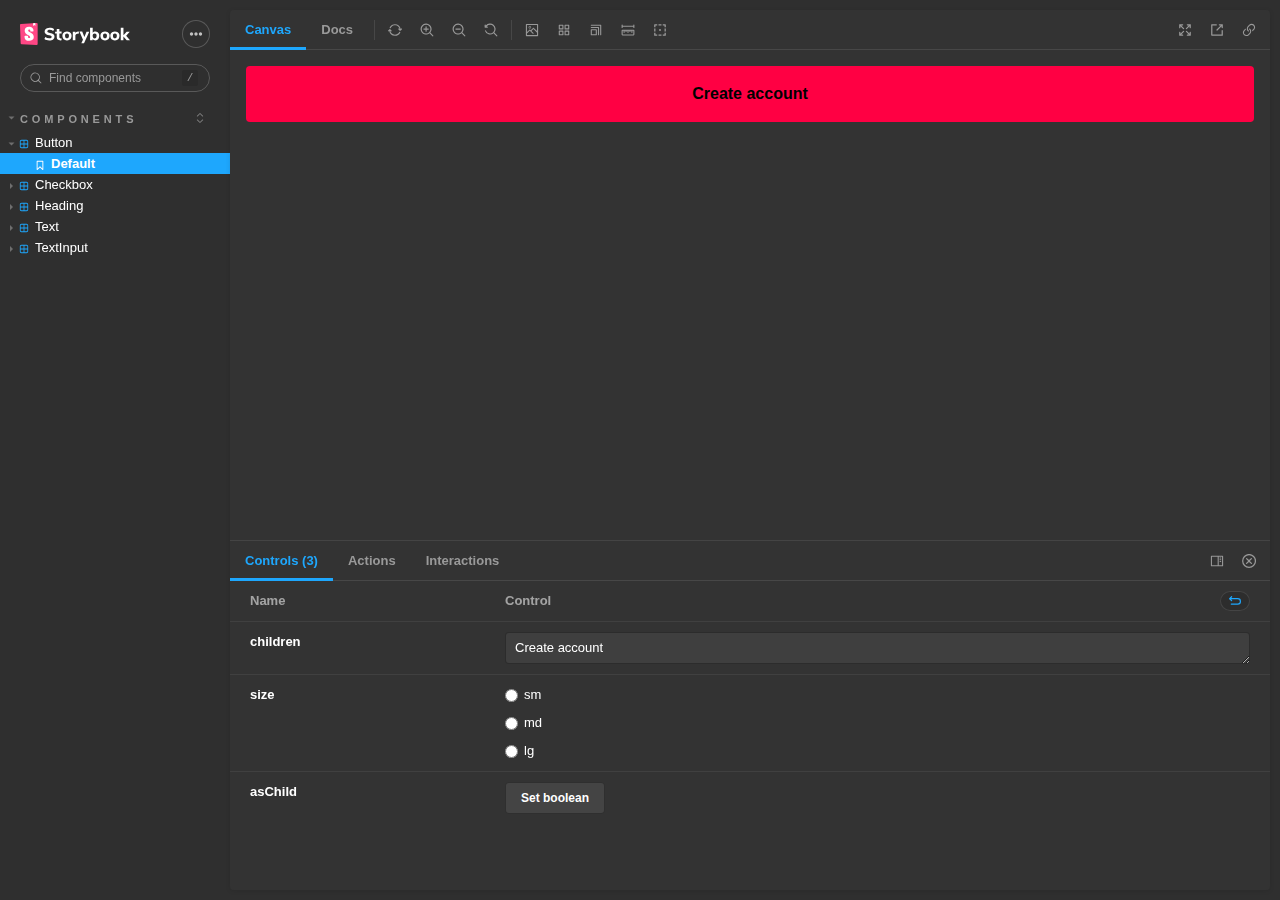
<file: index.html>
<!doctype html><html lang="en"><head><meta charset="utf-8"/><title>Webpack App</title><meta name="viewport" content="width=device-width,initial-scale=1"/><style>html, body {
    overflow: hidden;
    height: 100%;
    width: 100%;
    margin: 0;
    padding: 0;
  }

  * {
    box-sizing: border-box;
  }</style><script>/* globals window */
  /* eslint-disable no-underscore-dangle */
  try {
    if (window.top !== window) {
      window.__REACT_DEVTOOLS_GLOBAL_HOOK__ = window.top.__REACT_DEVTOOLS_GLOBAL_HOOK__;
    }
  } catch (e) {
    // eslint-disable-next-line no-console
    console.warn('unable to connect to top frame for connecting dev tools');
  }

  window.onerror = function onerror(message, source, line, column, err) {
    if (window.CONFIG_TYPE !== 'DEVELOPMENT') return;
    // eslint-disable-next-line no-var, vars-on-top
    var xhr = new window.XMLHttpRequest();
    xhr.open('POST', '/runtime-error');
    xhr.setRequestHeader('Content-Type', 'application/json;charset=UTF-8');
    xhr.send(
      JSON.stringify({
        /* eslint-disable object-shorthand */
        message: message,
        source: source,
        line: line,
        column: column,
        error: err && { message: err.message, name: err.name, stack: err.stack },
        origin: 'manager',
        /* eslint-enable object-shorthand */
      })
    );
  };</script><style>#root[hidden],
      #docs-root[hidden] {
        display: none !important;
      }</style></head><body><div id="root"></div><div id="docs-root"></div><script>window['CONFIG_TYPE'] = "PRODUCTION";
          
      
          
            window['LOGLEVEL'] = "info";
          
      
          
            window['FEATURES'] = {"postcss":true,"emotionAlias":false,"warnOnLegacyHierarchySeparator":true,"buildStoriesJson":false,"storyStoreV7":true,"modernInlineRender":false,"breakingChangesV7":false,"interactionsDebugger":false,"babelModeV7":false,"argTypeTargetsV7":false,"previewMdx2":false};
          
      
          
      
          
      
          
            window['DOCS_MODE'] = false;</script><script src="runtime~main.21d588d18ae7e7b9c65f.manager.bundle.js"></script><script src="vendors~main.070d652bb688d0176737.manager.bundle.js"></script><script src="main.7a0b6be42bd7166c47a1.manager.bundle.js"></script></body></html>
</file>
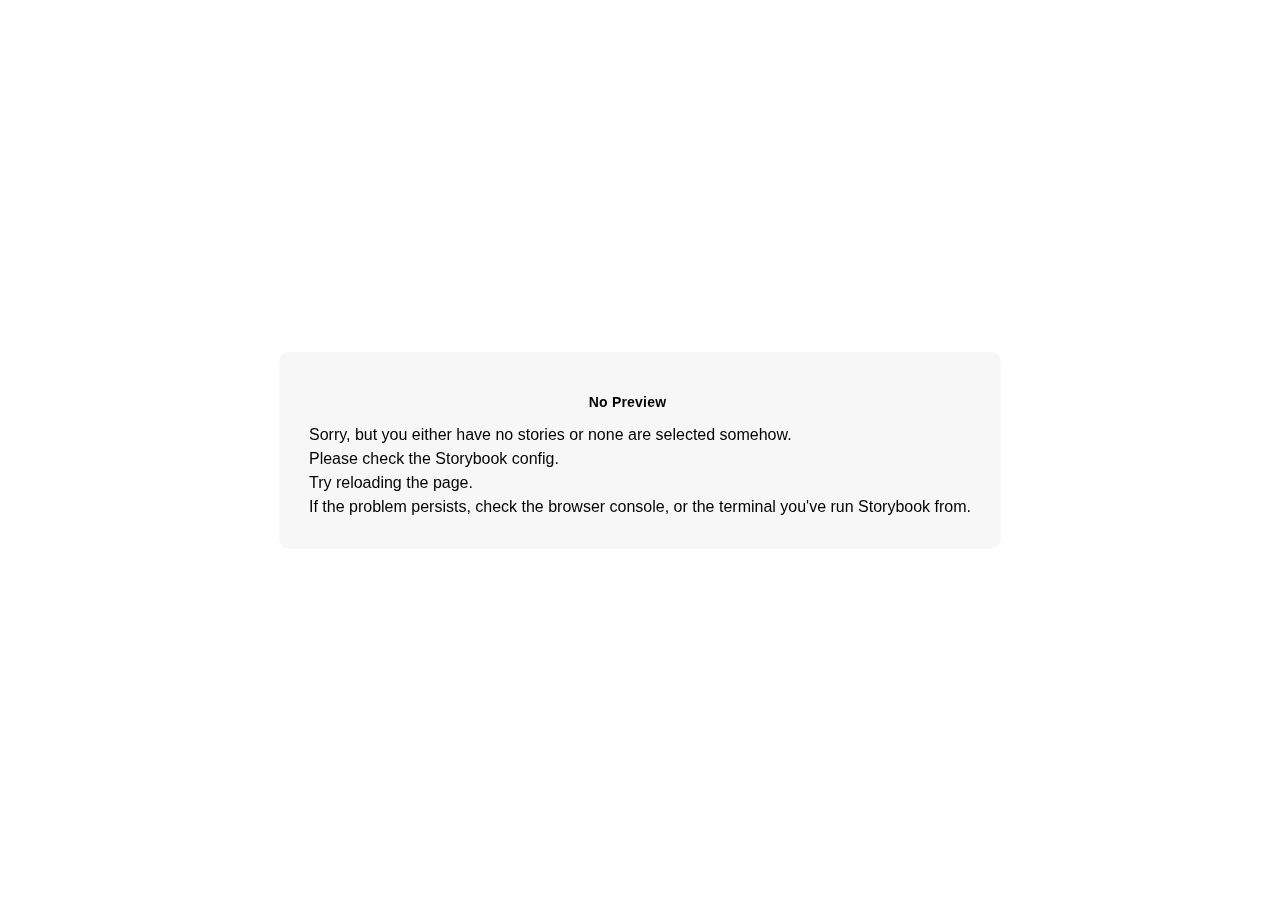
<file: iframe.html>
<!DOCTYPE html>
<!--suppress HtmlUnknownTarget -->
<html lang="en">
  <head>
    <meta charset="utf-8" />
    <title>Storybook</title>
    <meta name="viewport" content="width=device-width, initial-scale=1" />
    <script>
      window.CONFIG_TYPE = 'PRODUCTION';
      window.LOGLEVEL = 'info';
      window.FRAMEWORK_OPTIONS = {};
      window.CHANNEL_OPTIONS = {};
      window.FEATURES = {"postcss":true,"emotionAlias":false,"warnOnLegacyHierarchySeparator":true,"buildStoriesJson":false,"storyStoreV7":true,"modernInlineRender":false,"breakingChangesV7":false,"interactionsDebugger":false,"babelModeV7":false,"argTypeTargetsV7":false,"previewMdx2":false};
      window.STORIES = [{"titlePrefix":"","directory":"./src","files":"**/*.stories.mdx","importPathMatcher":"^\\.[\\\\/](?:src(?:\\/(?!\\.)(?:(?:(?!(?:^|\\/)\\.).)*?)\\/|\\/|$)(?!\\.)(?=.)[^/]*?\\.stories\\.mdx)$"},{"titlePrefix":"","directory":"./src","files":"**/*.stories.@(js|jsx|ts|tsx)","importPathMatcher":"^\\.[\\\\/](?:src(?:\\/(?!\\.)(?:(?:(?!(?:^|\\/)\\.).)*?)\\/|\\/|$)(?!\\.)(?=.)[^/]*?\\.stories\\.(js|jsx|ts|tsx))$"}];
      window.SERVER_CHANNEL_URL = undefined;

      // We do this so that "module && module.hot" etc. in Storybook source code
      // doesn't fail (it will simply be disabled)
      window.module = undefined;
    </script>
    <base target="_parent" />

<style>
  /* While we aren't showing the main block yet, but still preparing, we want everything the user
     has rendered, which may or may not be in #root, to be display none */
  .sb-show-preparing-story:not(.sb-show-main) > :not(.sb-preparing-story) {
    display: none;
  }

  .sb-show-preparing-docs:not(.sb-show-main) > :not(.sb-preparing-docs) {
    display: none;
  }

  /* Hide our own blocks when we aren't supposed to be showing them */
  :not(.sb-show-preparing-story) > .sb-preparing-story,
  :not(.sb-show-preparing-docs) > .sb-preparing-docs,
  :not(.sb-show-nopreview) > .sb-nopreview,
  :not(.sb-show-errordisplay) > .sb-errordisplay {
    display: none;
  }

  .sb-show-main.sb-main-centered {
    margin: 0;
    display: flex;
    align-items: center;
    min-height: 100vh;
  }

  .sb-show-main.sb-main-centered #root {
    box-sizing: border-box;
    margin: auto;
    padding: 1rem;
    max-height: 100%; /* Hack for centering correctly in IE11 */
  }

  /* Vertical centering fix for IE11 */
  @media screen and (-ms-high-contrast: none), (-ms-high-contrast: active) {
    .sb-show-main.sb-main-centered:after {
      content: '';
      min-height: inherit;
      font-size: 0;
    }
  }

  .sb-show-main.sb-main-fullscreen {
    margin: 0;
    padding: 0;
    display: block;
  }

  .sb-show-main.sb-main-padded {
    margin: 0;
    padding: 1rem;
    display: block;
    box-sizing: border-box;
  }

  .sb-wrapper {
    position: fixed;
    top: 0;
    bottom: 0;
    left: 0;
    right: 0;
    padding: 20px;
    font-family: 'Nunito Sans', -apple-system, '.SFNSText-Regular', 'San Francisco',
      BlinkMacSystemFont, 'Segoe UI', 'Helvetica Neue', Helvetica, Arial, sans-serif;
    -webkit-font-smoothing: antialiased;
    overflow: auto;
  }

  .sb-heading {
    font-size: 14px;
    font-weight: 600;
    letter-spacing: 0.2px;
    margin: 10px 0;
    padding-right: 25px;
  }

  .sb-nopreview {
    display: flex;
    align-content: center;
    justify-content: center;
  }

  .sb-nopreview_main {
    margin: auto;
    padding: 30px;
    border-radius: 10px;
    background: rgba(0, 0, 0, 0.03);
  }

  .sb-nopreview_heading {
    text-align: center;
  }

  .sb-errordisplay {
    border: 20px solid rgb(187, 49, 49);
    background: #222;
    color: #fff;
    z-index: 999999;
  }

  .sb-errordisplay_code {
    padding: 10px;
    background: #000;
    color: #eee;
    font-family: 'Operator Mono', 'Fira Code Retina', 'Fira Code', 'FiraCode-Retina', 'Andale Mono',
      'Lucida Console', Consolas, Monaco, monospace;
  }

  .sb-errordisplay pre {
    white-space: pre-wrap;
  }

  @-webkit-keyframes sb-rotate360 {
    from {
      transform: rotate(0deg);
    }
    to {
      transform: rotate(360deg);
    }
  }
  @keyframes sb-rotate360 {
    from {
      transform: rotate(0deg);
    }
    to {
      transform: rotate(360deg);
    }
  }
  @-webkit-keyframes sb-glow {
    0%,
    100% {
      opacity: 1;
    }
    50% {
      opacity: 0.4;
    }
  }
  @keyframes sb-glow {
    0%,
    100% {
      opacity: 1;
    }
    50% {
      opacity: 0.4;
    }
  }

  /* We display the preparing loaders *over* the rendering story */
  .sb-preparing-story,
  .sb-preparing-docs {
    background-color: white;
    /* Maximum possible z-index. It would be better to use stacking contexts to ensure it's always
    on top, but this isn't possible as it would require making CSS changes that could affect user code */
    z-index: 2147483647;
  }

  .sb-loader {
    -webkit-animation: sb-rotate360 0.7s linear infinite;
    animation: sb-rotate360 0.7s linear infinite;
    border-color: rgba(97, 97, 97, 0.29);
    border-radius: 50%;
    border-style: solid;
    border-top-color: #646464;
    border-width: 2px;
    display: inline-block;
    height: 32px;
    left: 50%;
    margin-left: -16px;
    margin-top: -16px;
    mix-blend-mode: difference;
    overflow: hidden;
    position: absolute;
    top: 50%;
    transition: all 200ms ease-out;
    vertical-align: top;
    width: 32px;
    z-index: 4;
  }

  .sb-previewBlock {
    background: #fff;
    border: 1px solid rgba(0, 0, 0, 0.1);
    border-radius: 4px;
    box-shadow: rgba(0, 0, 0, 0.1) 0 1px 3px 0;
    margin: 25px auto 40px;
    max-width: 600px;
  }

  .sb-previewBlock_header {
    align-items: center;
    box-shadow: rgba(0, 0, 0, 0.1) 0 -1px 0 0 inset;
    display: flex;
    gap: 14px;
    height: 40px;
    padding: 0 12px;
  }

  .sb-previewBlock_icon {
    -webkit-animation: sb-glow 1.5s ease-in-out infinite;
    animation: sb-glow 1.5s ease-in-out infinite;
    background: #e6e6e6;
    height: 14px;
    width: 14px;
  }
  .sb-previewBlock_icon:last-child {
    margin-left: auto;
  }

  .sb-previewBlock_body {
    -webkit-animation: sb-glow 1.5s ease-in-out infinite;
    animation: sb-glow 1.5s ease-in-out infinite;
    height: 182px;
    position: relative;
  }

  .sb-argstableBlock {
    border-collapse: collapse;
    border-spacing: 0;
    font-size: 13px;
    line-height: 20px;
    margin: 25px auto 40px;
    max-width: 600px;
    text-align: left;
    width: 100%;
  }
  .sb-argstableBlock th:first-of-type,
  .sb-argstableBlock td:first-of-type {
    padding-left: 20px;
  }
  .sb-argstableBlock th:nth-of-type(2),
  .sb-argstableBlock td:nth-of-type(2) {
    width: 35%;
  }
  .sb-argstableBlock th:nth-of-type(3),
  .sb-argstableBlock td:nth-of-type(3) {
    width: 15%;
  }
  .sb-argstableBlock th:last-of-type,
  .sb-argstableBlock td:last-of-type {
    width: 25%;
    padding-right: 20px;
  }
  .sb-argstableBlock th span,
  .sb-argstableBlock td span {
    -webkit-animation: sb-glow 1.5s ease-in-out infinite;
    animation: sb-glow 1.5s ease-in-out infinite;
    background-color: rgba(0, 0, 0, 0.1);
    border-radius: 0;
    box-shadow: none;
    color: transparent;
  }
  .sb-argstableBlock th {
    padding: 10px 15px;
  }

  .sb-argstableBlock-body {
    border-radius: 4px;
    box-shadow: rgba(0, 0, 0, 0.1) 0 1px 3px 1px, rgba(0, 0, 0, 0.065) 0 0 0 1px;
  }
  .sb-argstableBlock-body tr {
    background: transparent;
    overflow: hidden;
  }
  .sb-argstableBlock-body tr:not(:first-child) {
    border-top: 1px solid #e6e6e6;
  }
  .sb-argstableBlock-body tr:first-child td:first-child {
    border-top-left-radius: 4px;
  }
  .sb-argstableBlock-body tr:first-child td:last-child {
    border-top-right-radius: 4px;
  }
  .sb-argstableBlock-body tr:last-child td:first-child {
    border-bottom-left-radius: 4px;
  }
  .sb-argstableBlock-body tr:last-child td:last-child {
    border-bottom-right-radius: 4px;
  }
  .sb-argstableBlock-body td {
    background: #fff;
    padding-bottom: 10px;
    padding-top: 10px;
    vertical-align: top;
  }
  .sb-argstableBlock-body td:not(:first-of-type) {
    padding-left: 15px;
    padding-right: 15px;
  }
  .sb-argstableBlock-body button {
    -webkit-animation: sb-glow 1.5s ease-in-out infinite;
    animation: sb-glow 1.5s ease-in-out infinite;
    background-color: rgba(0, 0, 0, 0.1);
    border: 0;
    border-radius: 0;
    box-shadow: none;
    color: transparent;
    display: inline;
    font-size: 12px;
    line-height: 1;
    padding: 10px 16px;
  }

  .sb-argstableBlock-summary {
    margin-top: 4px;
  }

  .sb-argstableBlock-code {
    margin-right: 4px;
    margin-bottom: 4px;
    padding: 2px 5px;
  }
</style>

<script>
  /* globals window */
  /* eslint-disable no-underscore-dangle */
  try {
    if (window.top !== window) {
      window.__REACT_DEVTOOLS_GLOBAL_HOOK__ = window.top.__REACT_DEVTOOLS_GLOBAL_HOOK__;
      window.__VUE_DEVTOOLS_GLOBAL_HOOK__ = window.top.__VUE_DEVTOOLS_GLOBAL_HOOK__;
      window.top.__VUE_DEVTOOLS_CONTEXT__ = window.document;
    }
  } catch (e) {
    // eslint-disable-next-line no-console
    console.warn('unable to connect to top frame for connecting dev tools');
  }

  window.onerror = function onerror(message, source, line, column, err) {
    if (window.CONFIG_TYPE !== 'DEVELOPMENT') return;
    // eslint-disable-next-line no-var, vars-on-top
    var xhr = new window.XMLHttpRequest();
    xhr.open('POST', '/runtime-error');
    xhr.setRequestHeader('Content-Type', 'application/json;charset=UTF-8');
    xhr.send(
      JSON.stringify({
        /* eslint-disable object-shorthand */
        message: message,
        source: source,
        line: line,
        column: column,
        error: err && { message: err.message, name: err.name, stack: err.stack },
        origin: 'preview',
        /* eslint-enable object-shorthand */
      })
    );
  };
</script>
<script>
  window.global = window;
</script>
    <script type="module" crossorigin src="/assets/iframe.6989f8bf.js"></script>
  <style>
    .sb-show-preparing-story:not(.sb-show-main) > :not(.sb-preparing-story) {
      display: none;
    }
    .sb-show-preparing-docs:not(.sb-show-main) > :not(.sb-preparing-docs) {
      display: none;
    }
    :not(.sb-show-preparing-story) > .sb-preparing-story,
    :not(.sb-show-preparing-docs) > .sb-preparing-docs,
    :not(.sb-show-nopreview) > .sb-nopreview,
    :not(.sb-show-errordisplay) > .sb-errordisplay {
      display: none;
    }
    #root[hidden],
    #docs-root[hidden] {
      display: none !important;
    }
  </style>
</head>
  <body>
    <div class="sb-preparing-story sb-wrapper">
  <div class="sb-loader"></div>
</div>

<div class="sb-preparing-docs sb-wrapper">
  <div class="sb-previewBlock">
    <div class="sb-previewBlock_header">
      <div class="sb-previewBlock_icon"></div>
      <div class="sb-previewBlock_icon"></div>
      <div class="sb-previewBlock_icon"></div>
      <div class="sb-previewBlock_icon"></div>
    </div>
    <div class="sb-previewBlock_body">
      <div class="sb-loader"></div>
    </div>
  </div>
  <table aria-hidden="true" class="sb-argstableBlock">
    <thead class="sb-argstableBlock-head">
      <tr>
        <th><span>Name</span></th>
        <th><span>Description</span></th>
        <th><span>Default</span></th>
        <th><span>Control </span></th>
      </tr>
    </thead>
    <tbody class="sb-argstableBlock-body">
      <tr>
        <td><span>propertyName</span><span title="Required">*</span></td>
        <td>
          <div><span>This is a short description</span></div>
          <div class="sb-argstableBlock-summary">
            <div><span class="sb-argstableBlock-code">summary</span></div>
          </div>
        </td>
        <td>
          <div><span class="sb-argstableBlock-code">defaultValue</span></div>
        </td>
        <td><button>Set string</button></td>
      </tr>
      <tr>
        <td><span>propertyName</span><span>*</span></td>
        <td>
          <div><span>This is a short description</span></div>
          <div class="sb-argstableBlock-summary">
            <div><span class="sb-argstableBlock-code">summary</span></div>
          </div>
        </td>
        <td>
          <div><span class="sb-argstableBlock-code">defaultValue</span></div>
        </td>
        <td><button>Set string</button></td>
      </tr>
      <tr>
        <td><span>propertyName</span><span>*</span></td>
        <td>
          <div><span>This is a short description</span></div>
          <div class="sb-argstableBlock-summary">
            <div><span class="sb-argstableBlock-code">summary</span></div>
          </div>
        </td>
        <td>
          <div><span class="sb-argstableBlock-code">defaultValue</span></div>
        </td>
        <td><button>Set string</button></td>
      </tr>
    </tbody>
  </table>
</div>

<div class="sb-nopreview sb-wrapper">
  <div class="sb-nopreview_main">
    <h1 class="sb-nopreview_heading sb-heading">No Preview</h1>
    <p>Sorry, but you either have no stories or none are selected somehow.</p>
    <ul>
      <li>Please check the Storybook config.</li>
      <li>Try reloading the page.</li>
    </ul>
    <p>
      If the problem persists, check the browser console, or the terminal you've run Storybook from.
    </p>
  </div>
</div>

<div class="sb-errordisplay sb-wrapper">
  <pre id="error-message" class="sb-heading"></pre>
  <pre class="sb-errordisplay_code"><code id="error-stack"></code></pre>
</div>

    <div id="root"></div>
    <div id="docs-root"></div>
    
  </body>
</html>
</file>
